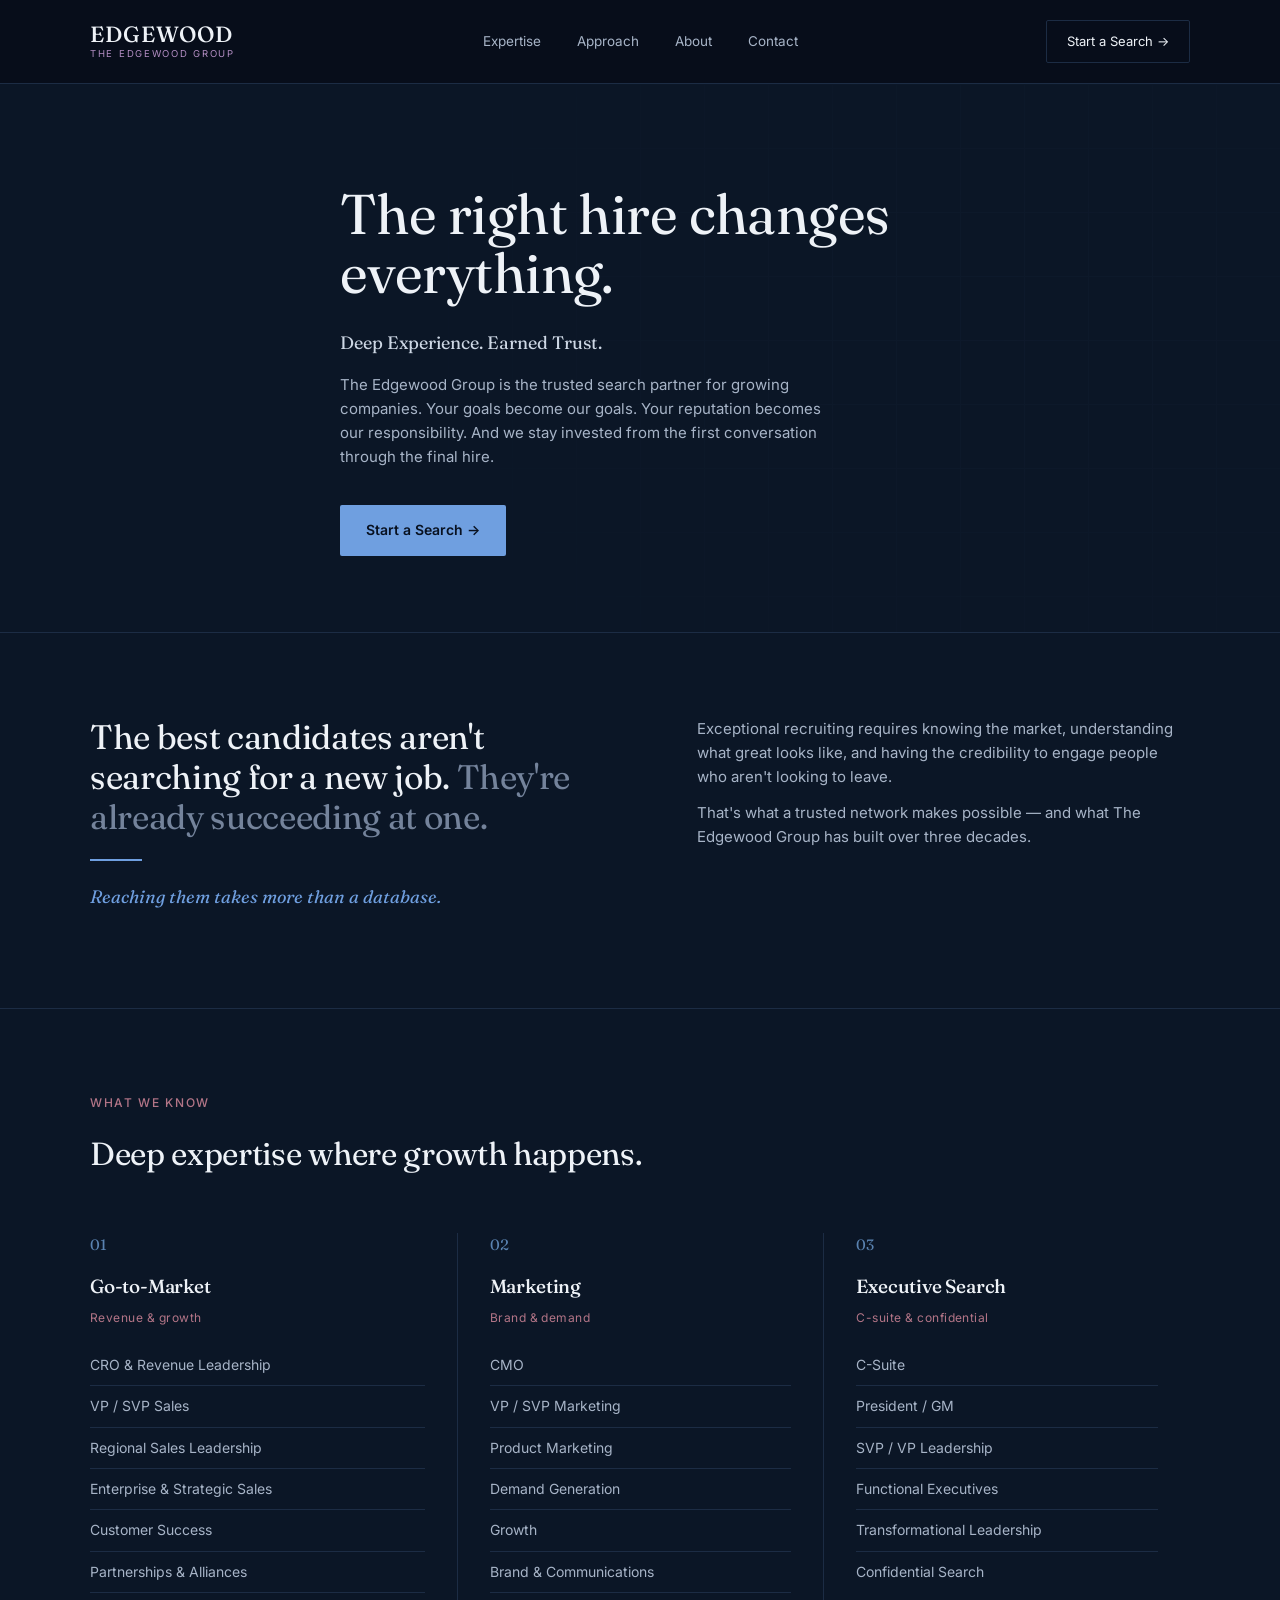
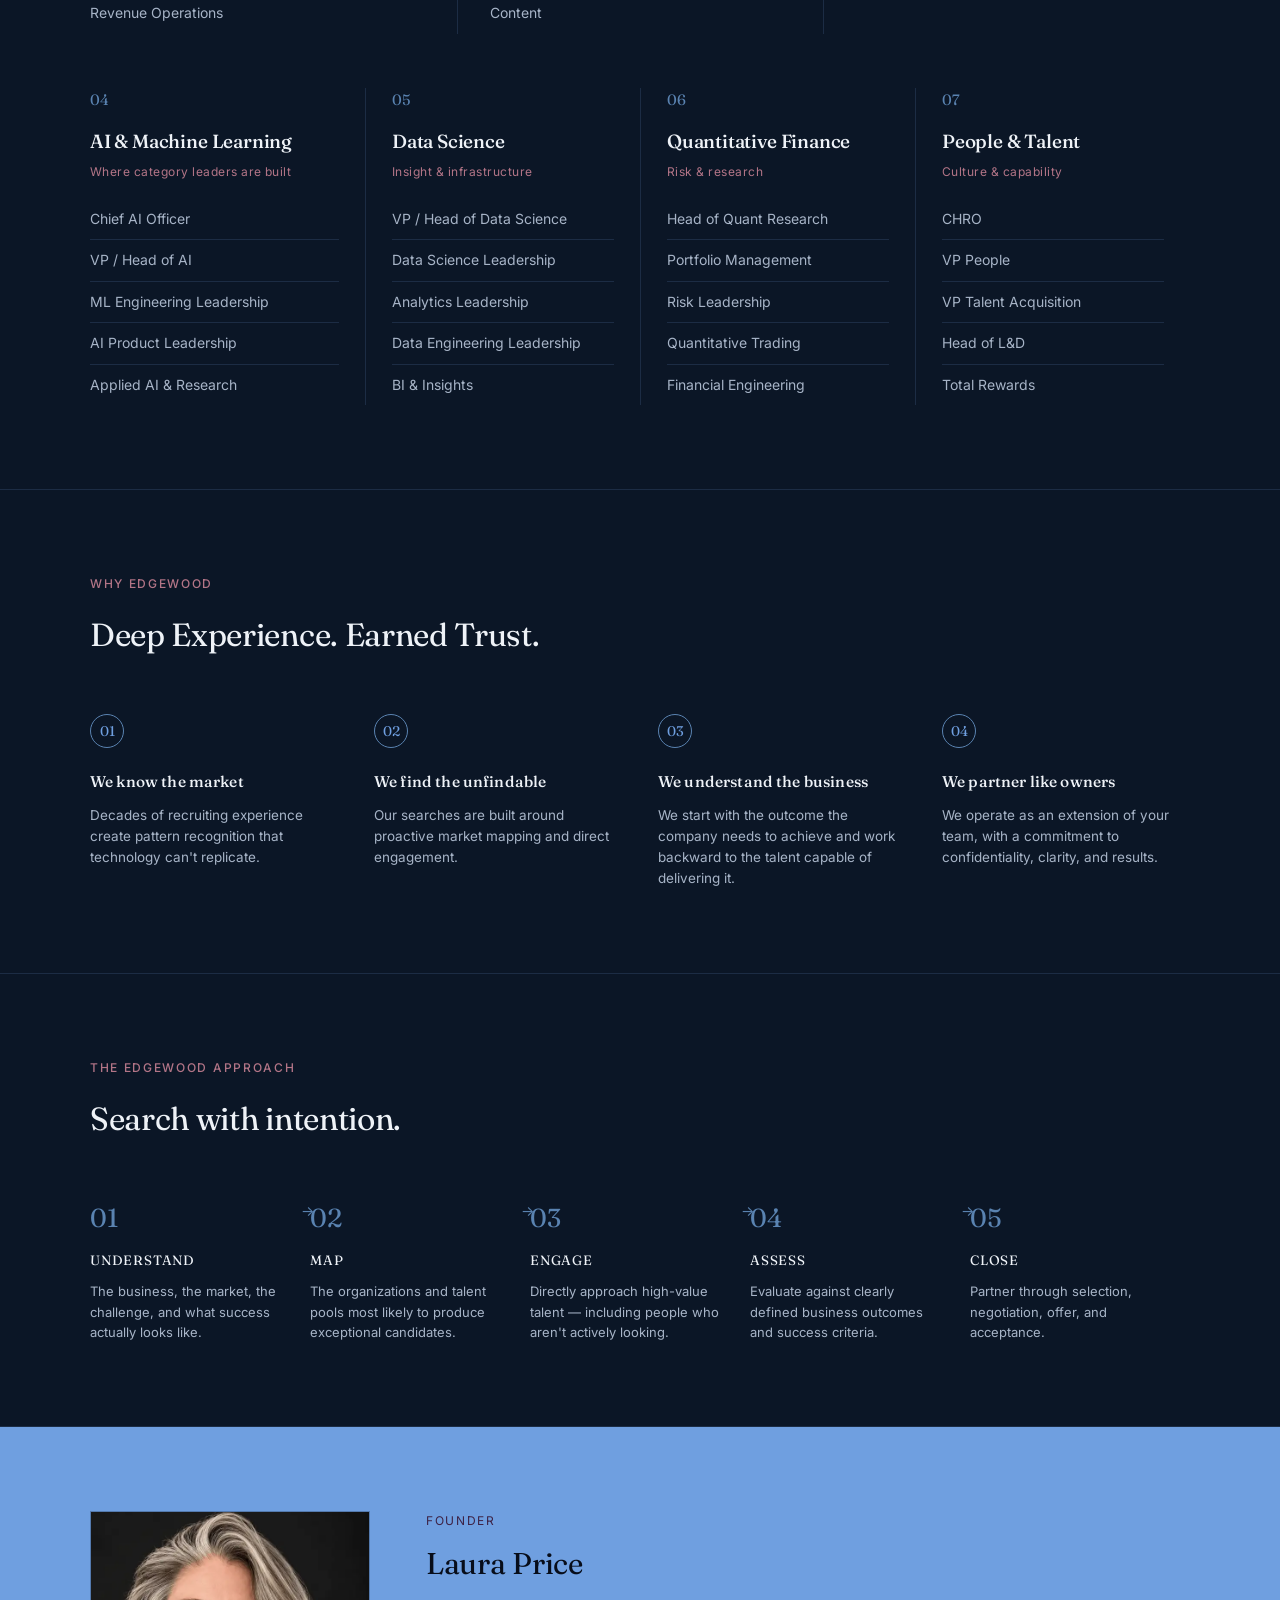
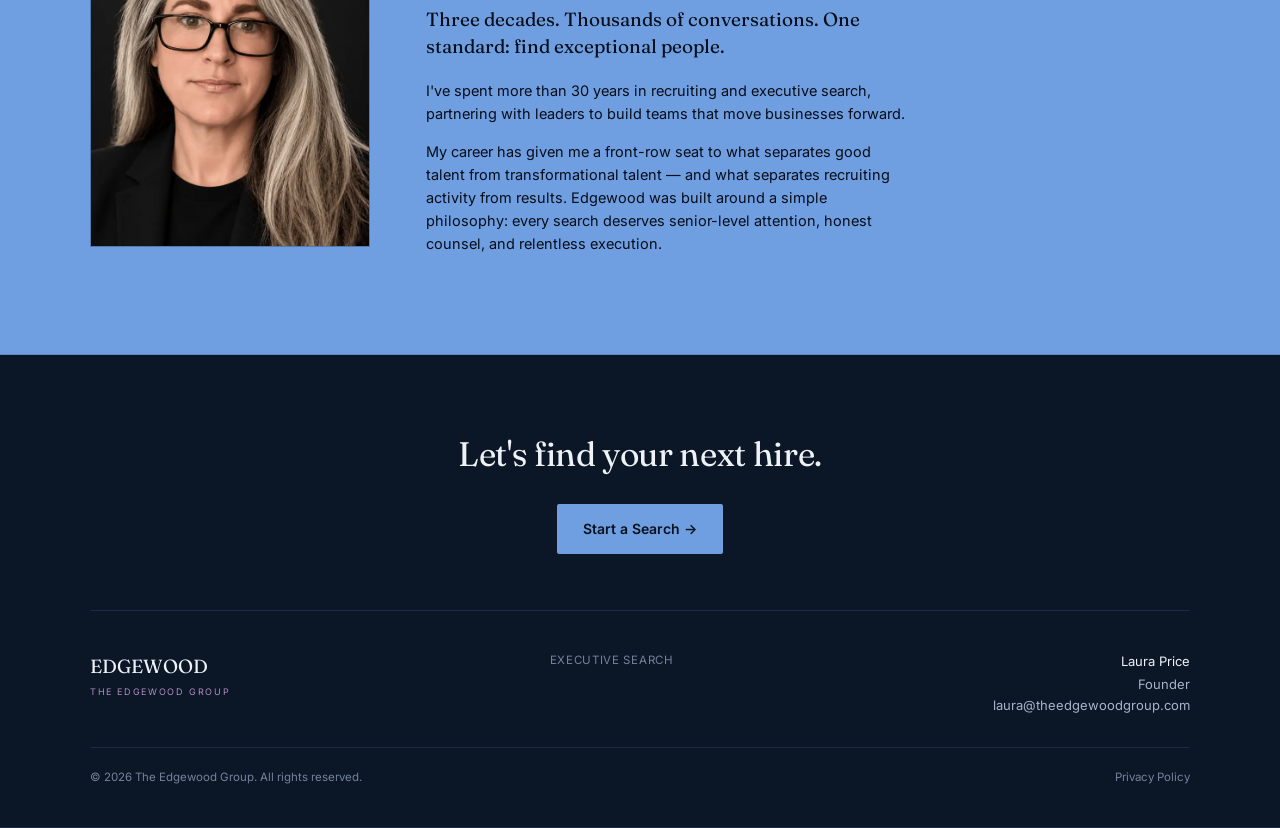
<file: index.html>
<!DOCTYPE html>
<html lang="en">
<head>
<meta charset="UTF-8">
<meta name="viewport" content="width=device-width, initial-scale=1.0">
<title>Executive Search Firm | The Edgewood Group</title>
<meta name="description" content="The Edgewood Group is a trusted executive search firm placing C-suite, sales, marketing, AI, and data leadership talent. Deep experience. Earned trust.">
<link rel="canonical" href="https://www.theedgewoodgroup.com/">

<!-- Open Graph / Facebook -->
<meta property="og:type" content="website">
<meta property="og:url" content="https://www.theedgewoodgroup.com/">
<meta property="og:site_name" content="The Edgewood Group">
<meta property="og:title" content="Executive Search Firm | The Edgewood Group">
<meta property="og:description" content="The Edgewood Group is a trusted executive search firm placing C-suite, sales, marketing, AI, and data leadership talent. Deep experience. Earned trust.">
<meta property="og:image" content="https://www.theedgewoodgroup.com/edgewood-social-share.webp">
<meta property="og:image:width" content="1200">
<meta property="og:image:height" content="630">
<meta property="og:locale" content="en_US">

<!-- Twitter -->
<meta name="twitter:card" content="summary_large_image">
<meta name="twitter:title" content="Executive Search Firm | The Edgewood Group">
<meta name="twitter:description" content="The Edgewood Group is a trusted executive search firm placing C-suite, sales, marketing, AI, and data leadership talent. Deep experience. Earned trust.">
<meta name="twitter:image" content="https://www.theedgewoodgroup.com/edgewood-social-share.webp">

<!-- Favicon -->
<link rel="icon" type="image/png" href="favicon.png">
<link rel="icon" type="image/svg+xml" href="favicon-light.svg" media="(prefers-color-scheme: light)">
<link rel="icon" type="image/svg+xml" href="favicon-dark.svg" media="(prefers-color-scheme: dark)">

<!-- Google tag (gtag.js) -->
<script async src="https://www.googletagmanager.com/gtag/js?id=G-GH4WGNGPZY"></script>
<script>
  window.dataLayer = window.dataLayer || [];
  function gtag(){dataLayer.push(arguments);}
  gtag('js', new Date());

  gtag('config', 'G-GH4WGNGPZY');
</script>
<link rel="preconnect" href="https://fonts.googleapis.com">
<link rel="preconnect" href="https://fonts.gstatic.com" crossorigin>
<link href="https://fonts.googleapis.com/css2?family=Fraunces:ital,opsz,wght@0,9..144,300;0,9..144,400;0,9..144,500;1,9..144,400&family=Instrument+Serif:ital@0&family=Inter:wght@400;500;600&display=swap" rel="stylesheet">
<link rel="stylesheet" href="style.css">
</head>
<body>

<header>
  <div class="wrap">
    <nav>
      <a href="./" class="brand">
        <span class="brand-name">EDGEWOOD</span>
        <span class="brand-sub">THE EDGEWOOD GROUP</span>
      </a>
      <div class="nav-links nav-mobile-hide">
        <a href="#expertise">Expertise</a>
        <a href="#approach">Approach</a>
        <a href="#founder">About</a>
        <a href="#contact">Contact</a>
      </div>
      <a href="mailto:laura@theedgewoodgroup.com" target="_blank" rel="noopener noreferrer" class="nav-cta">Start a Search →</a>
    </nav>
  </div>
</header>

<section class="hero">
  <div class="hero-grid"></div>
  <div class="wrap hero-inner">
    <h1>The right hire changes everything.</h1>
    <p class="hero-lede tagline">Deep Experience. Earned Trust.</p>
    <p class="hero-sub">The Edgewood Group is the trusted search partner for growing companies. Your goals become our goals. Your reputation becomes our responsibility. And we stay invested from the first conversation through the final hire.</p>
    <a href="mailto:laura@theedgewoodgroup.com" target="_blank" rel="noopener noreferrer" class="btn-primary">Start a Search →</a>
  </div>
</section>

<section>
  <div class="wrap contrast">
    <div>
      <h2>The best candidates aren't searching for a new job. <span class="dim">They're already succeeding at one.</span></h2>
      <div class="rule"></div>
      <p class="kicker">Reaching them takes more than a database.</p>
    </div>
    <div>
      <p>Exceptional recruiting requires knowing the market, understanding what great looks like, and having the credibility to engage people who aren't looking to leave.</p>
      <p>That's what a trusted network makes possible — and what The Edgewood Group has built over three decades.</p>
    </div>
  </div>
</section>

<section id="expertise">
  <div class="wrap">
    <div class="section-label">WHAT WE KNOW</div>
    <h2 class="section-head">Deep expertise where growth happens.</h2>
    <div class="expertise-grid">
      <div class="expertise-col">
        <div class="expertise-num">01</div>
        <h3>Go-to-Market</h3>
        <div class="expertise-tag">Revenue &amp; growth</div>
        <ul>
          <li>CRO &amp; Revenue Leadership</li>
          <li>VP / SVP Sales</li>
          <li>Regional Sales Leadership</li>
          <li>Enterprise &amp; Strategic Sales</li>
          <li>Customer Success</li>
          <li>Partnerships &amp; Alliances</li>
          <li>Revenue Operations</li>
        </ul>
      </div>
      <div class="expertise-col">
        <div class="expertise-num">02</div>
        <h3>Marketing</h3>
        <div class="expertise-tag">Brand &amp; demand</div>
        <ul>
          <li>CMO</li>
          <li>VP / SVP Marketing</li>
          <li>Product Marketing</li>
          <li>Demand Generation</li>
          <li>Growth</li>
          <li>Brand &amp; Communications</li>
          <li>Content</li>
        </ul>
      </div>
      <div class="expertise-col">
        <div class="expertise-num">03</div>
        <h3>Executive Search</h3>
        <div class="expertise-tag">C-suite &amp; confidential</div>
        <ul>
          <li>C-Suite</li>
          <li>President / GM</li>
          <li>SVP / VP Leadership</li>
          <li>Functional Executives</li>
          <li>Transformational Leadership</li>
          <li>Confidential Search</li>
        </ul>
      </div>
    </div>
    <div class="expertise-grid-2">
      <div class="expertise-col">
        <div class="expertise-num">04</div>
        <h3>AI &amp; Machine Learning</h3>
        <div class="expertise-tag">Where category leaders are built</div>
        <ul>
          <li>Chief AI Officer</li>
          <li>VP / Head of AI</li>
          <li>ML Engineering Leadership</li>
          <li>AI Product Leadership</li>
          <li>Applied AI &amp; Research</li>
        </ul>
      </div>
      <div class="expertise-col">
        <div class="expertise-num">05</div>
        <h3>Data Science</h3>
        <div class="expertise-tag">Insight &amp; infrastructure</div>
        <ul>
          <li>VP / Head of Data Science</li>
          <li>Data Science Leadership</li>
          <li>Analytics Leadership</li>
          <li>Data Engineering Leadership</li>
          <li>BI &amp; Insights</li>
        </ul>
      </div>
      <div class="expertise-col">
        <div class="expertise-num">06</div>
        <h3>Quantitative Finance</h3>
        <div class="expertise-tag">Risk &amp; research</div>
        <ul>
          <li>Head of Quant Research</li>
          <li>Portfolio Management</li>
          <li>Risk Leadership</li>
          <li>Quantitative Trading</li>
          <li>Financial Engineering</li>
        </ul>
      </div>
      <div class="expertise-col">
        <div class="expertise-num">07</div>
        <h3>People &amp; Talent</h3>
        <div class="expertise-tag">Culture &amp; capability</div>
        <ul>
          <li>CHRO</li>
          <li>VP People</li>
          <li>VP Talent Acquisition</li>
          <li>Head of L&amp;D</li>
          <li>Total Rewards</li>
        </ul>
      </div>
    </div>
  </div>
</section>

<section>
  <div class="wrap">
    <div class="section-label">WHY EDGEWOOD</div>
    <h2 class="section-head tagline">Deep Experience. Earned Trust.</h2>
    <div class="why-grid">
      <div class="why-item">
        <div class="mark">01</div>
        <h3>We know the market</h3>
        <p>Decades of recruiting experience create pattern recognition that technology can't replicate.</p>
      </div>
      <div class="why-item">
        <div class="mark">02</div>
        <h3>We find the unfindable</h3>
        <p>Our searches are built around proactive market mapping and direct engagement.</p>
      </div>
      <div class="why-item">
        <div class="mark">03</div>
        <h3>We understand the business</h3>
        <p>We start with the outcome the company needs to achieve and work backward to the talent capable of delivering it.</p>
      </div>
      <div class="why-item">
        <div class="mark">04</div>
        <h3>We partner like owners</h3>
        <p>We operate as an extension of your team, with a commitment to confidentiality, clarity, and results.</p>
      </div>
    </div>
  </div>
</section>

<section id="approach">
  <div class="wrap">
    <div class="section-label">THE EDGEWOOD APPROACH</div>
    <h2 class="section-head">Search with intention.</h2>
    <div class="approach-row">
      <div class="approach-step">
        <div class="approach-num">01</div>
        <h3>UNDERSTAND</h3>
        <p>The business, the market, the challenge, and what success actually looks like.</p>
      </div>
      <div class="approach-step">
        <div class="approach-num">02</div>
        <h3>MAP</h3>
        <p>The organizations and talent pools most likely to produce exceptional candidates.</p>
      </div>
      <div class="approach-step">
        <div class="approach-num">03</div>
        <h3>ENGAGE</h3>
        <p>Directly approach high-value talent — including people who aren't actively looking.</p>
      </div>
      <div class="approach-step">
        <div class="approach-num">04</div>
        <h3>ASSESS</h3>
        <p>Evaluate against clearly defined business outcomes and success criteria.</p>
      </div>
      <div class="approach-step">
        <div class="approach-num">05</div>
        <h3>CLOSE</h3>
        <p>Partner through selection, negotiation, offer, and acceptance.</p>
      </div>
    </div>
  </div>
</section>

<section class="founder" id="founder">
  <div class="wrap founder-grid">
    <div class="founder-photo"><img src="laura-price-the-edgewood-group.webp" alt="Laura Price, Founder of The Edgewood Group" loading="lazy" width="646" height="858" decoding="async"></div>
    <div>
      <div class="founder-eyebrow">FOUNDER</div>
      <h2 class="founder-name">Laura Price</h2>
      <p class="founder-quote">Three decades. Thousands of conversations. One standard: find exceptional people.</p>
      <p class="body">I've spent more than 30 years in recruiting and executive search, partnering with leaders to build teams that move businesses forward.</p>
      <p class="body">My career has given me a front-row seat to what separates good talent from transformational talent — and what separates recruiting activity from results. Edgewood was built around a simple philosophy: every search deserves senior-level attention, honest counsel, and relentless execution.</p>
    </div>
  </div>
</section>

<section class="cta-section" id="contact">
  <div class="wrap">
    <div class="cta-grid">
      <h2>Let's find your next hire.</h2>
      <a href="mailto:laura@theedgewoodgroup.com" class="btn-primary" target="_blank" rel="noopener noreferrer">Start a Search →</a>
    </div>
  </div>
  <footer>
    <div class="wrap">
      <div class="footer-grid">
        <div class="footer-brand"><a href="./">EDGEWOOD<span class="sub">THE EDGEWOOD GROUP</span></a></div>
        <div class="footer-mid">
          <span>EXECUTIVE SEARCH</span>
        </div>
        <div class="footer-contact">
          <div class="who">Laura Price</div>
          <div>Founder</div>
          <div>laura@theedgewoodgroup.com</div>
        </div>
      </div>
      <div class="footer-bottom">
        <span>© <span id="current-year"></span> The Edgewood Group. All rights reserved.</span>
        <a href="privacy-policy/">Privacy Policy</a>
      </div>
    </div>
  </footer>
</section>

<script>
  document.getElementById('current-year').textContent = new Date().getFullYear();
</script>
</body>
</html>
</file>
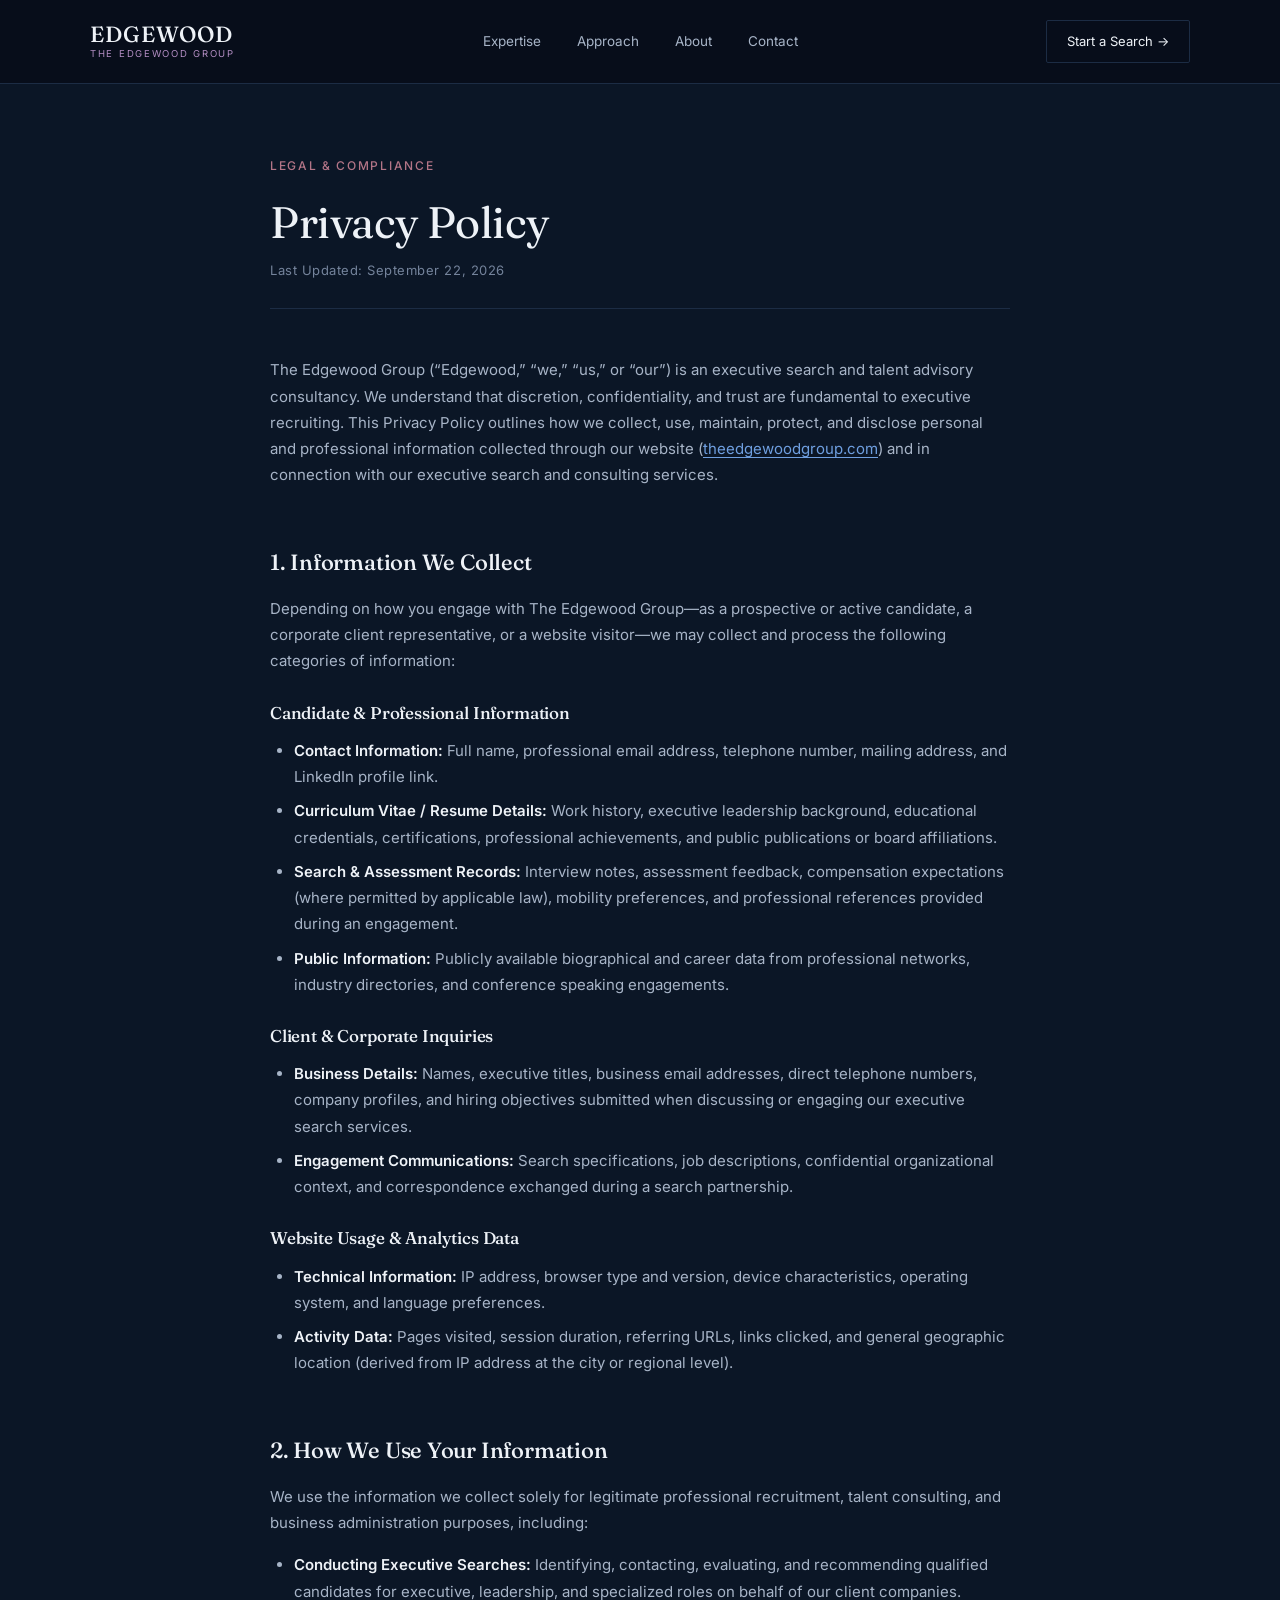
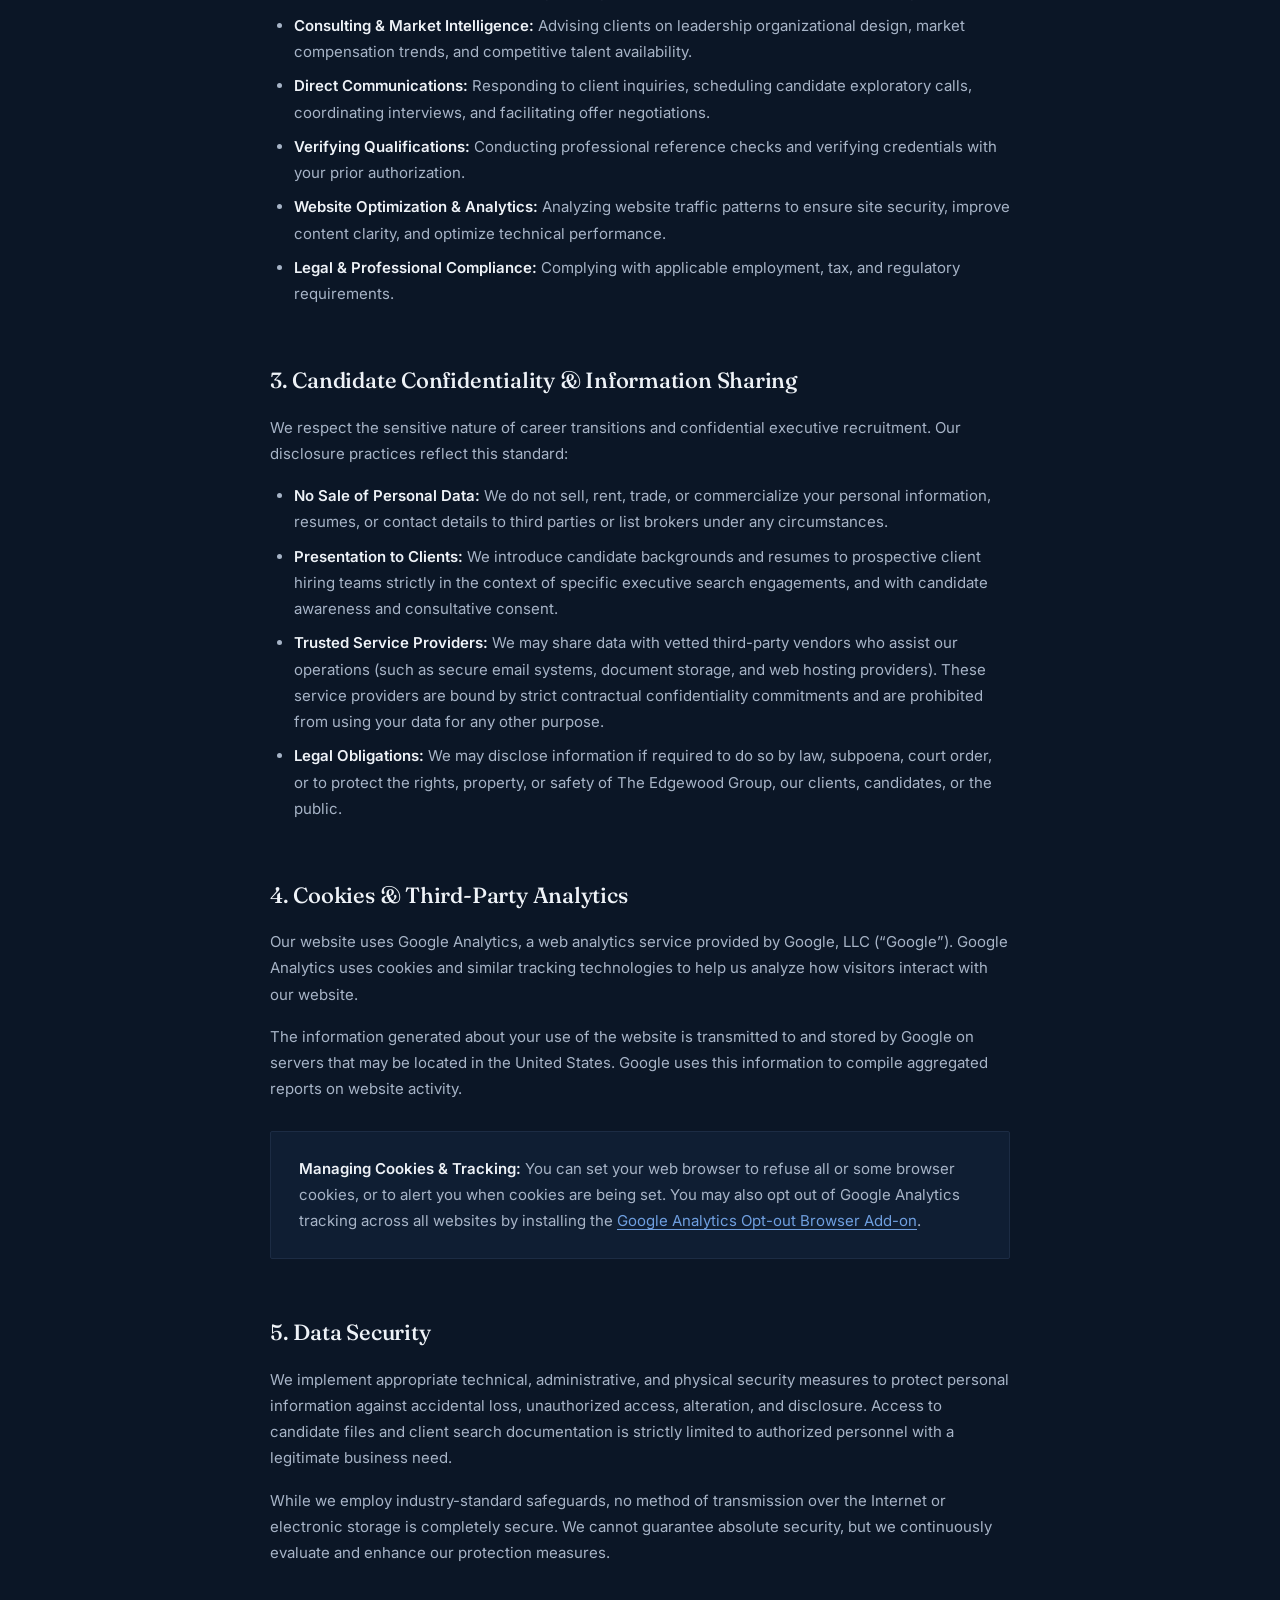
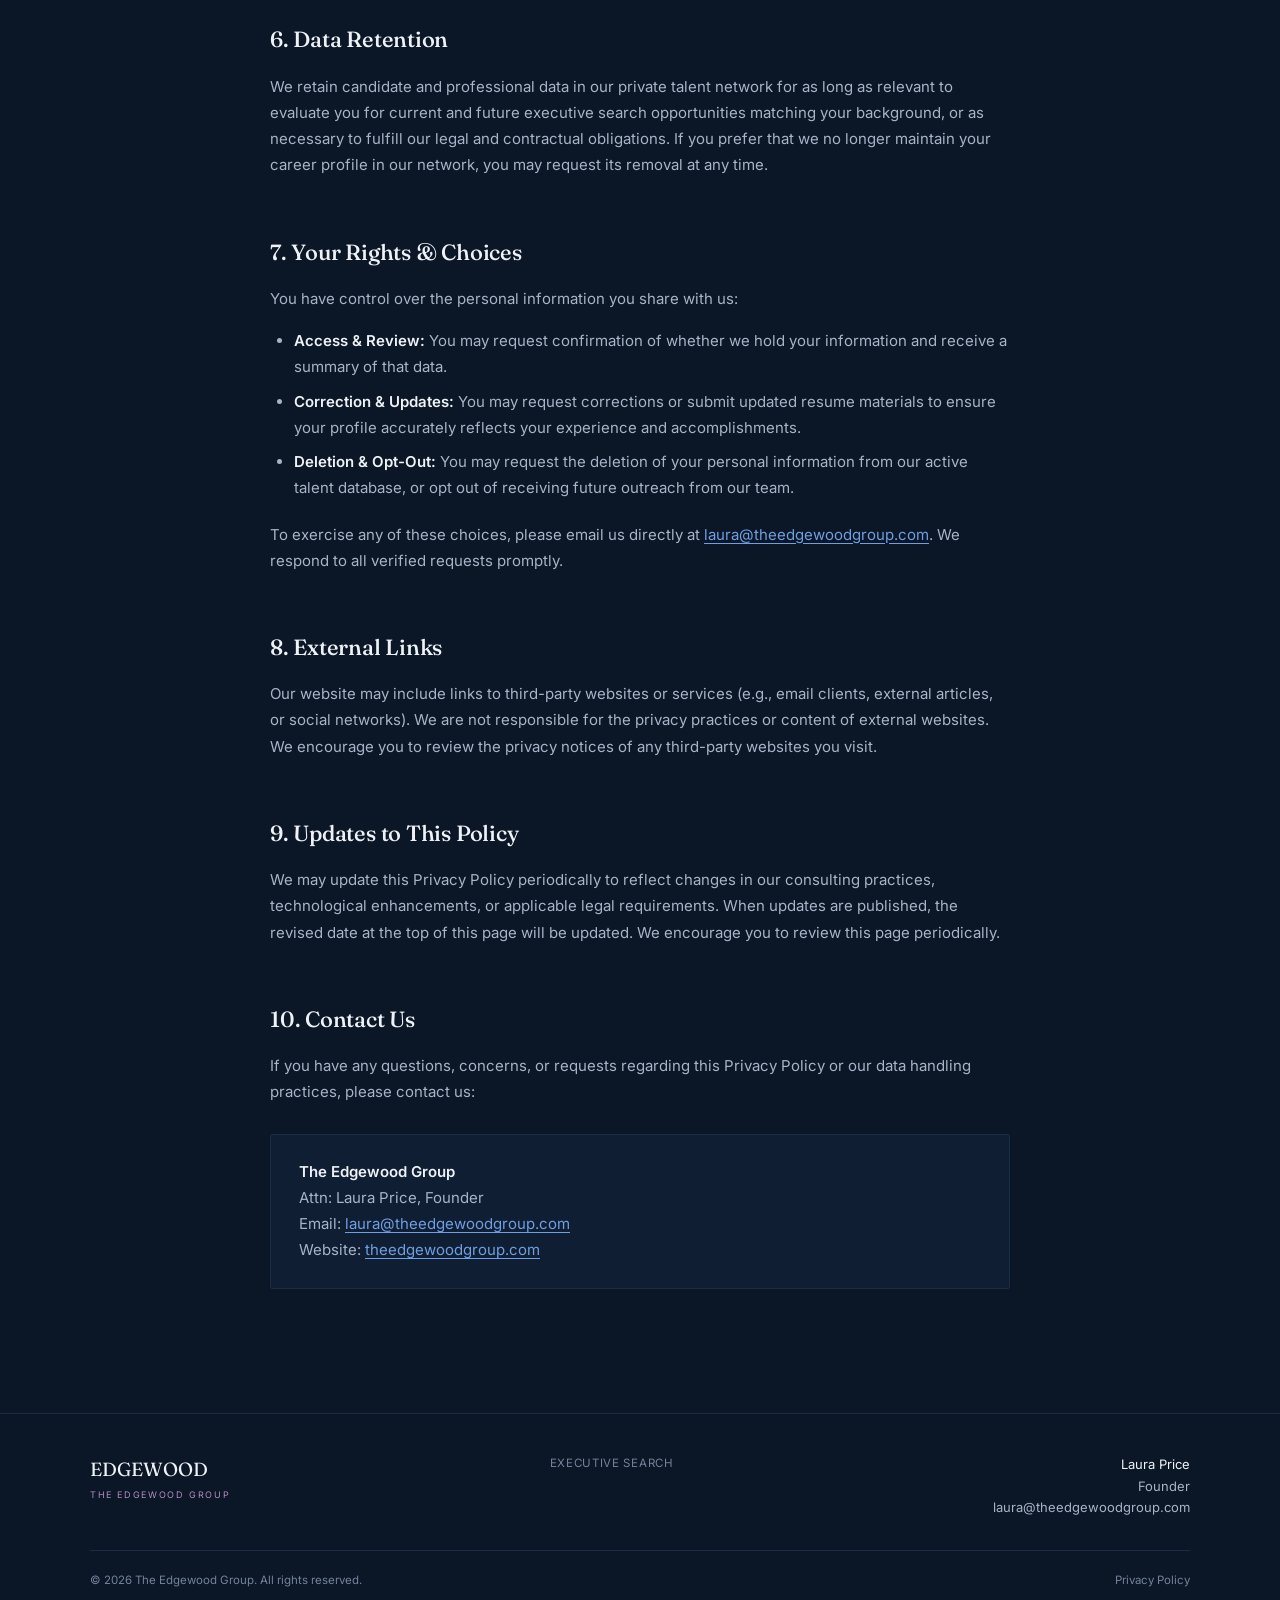
<file: privacy-policy/index.html>
<!DOCTYPE html>
<html lang="en">
<head>
<meta charset="UTF-8">
<meta name="viewport" content="width=device-width, initial-scale=1.0">
<title>Privacy Policy | The Edgewood Group</title>
<meta name="description" content="Read The Edgewood Group's privacy policy to learn how we collect, use, and protect candidate and client information in our executive search practice.">
<link rel="canonical" href="https://www.theedgewoodgroup.com/privacy-policy/">

<!-- Open Graph / Facebook -->
<meta property="og:type" content="website">
<meta property="og:url" content="https://www.theedgewoodgroup.com/privacy-policy/">
<meta property="og:site_name" content="The Edgewood Group">
<meta property="og:title" content="Privacy Policy | The Edgewood Group">
<meta property="og:description" content="Read The Edgewood Group's privacy policy to learn how we collect, use, and protect candidate and client information in our executive search practice.">
<meta property="og:image" content="https://www.theedgewoodgroup.com/edgewood-social-share.webp">
<meta property="og:image:width" content="1200">
<meta property="og:image:height" content="630">
<meta property="og:locale" content="en_US">

<!-- Twitter -->
<meta name="twitter:card" content="summary_large_image">
<meta name="twitter:title" content="Privacy Policy | The Edgewood Group">
<meta name="twitter:description" content="Read The Edgewood Group's privacy policy to learn how we collect, use, and protect candidate and client information in our executive search practice.">
<meta name="twitter:image" content="https://www.theedgewoodgroup.com/edgewood-social-share.webp">

<!-- Favicon -->
<link rel="icon" type="image/png" href="../favicon.png">
<link rel="icon" type="image/svg+xml" href="../favicon-light.svg" media="(prefers-color-scheme: light)">
<link rel="icon" type="image/svg+xml" href="../favicon-dark.svg" media="(prefers-color-scheme: dark)">

<!-- Google tag (gtag.js) -->
<script async src="https://www.googletagmanager.com/gtag/js?id=G-GH4WGNGPZY"></script>
<script>
  window.dataLayer = window.dataLayer || [];
  function gtag(){dataLayer.push(arguments);}
  gtag('js', new Date());

  gtag('config', 'G-GH4WGNGPZY');
</script>
<link rel="preconnect" href="https://fonts.googleapis.com">
<link rel="preconnect" href="https://fonts.gstatic.com" crossorigin>
<link href="https://fonts.googleapis.com/css2?family=Fraunces:ital,opsz,wght@0,9..144,300;0,9..144,400;0,9..144,500;1,9..144,400&family=Instrument+Serif:ital@0&family=Inter:wght@400;500;600&display=swap" rel="stylesheet">
<link rel="stylesheet" href="../style.css">
</head>
<body>

<header>
  <div class="wrap">
    <nav>
      <a href="../" class="brand">
        <span class="brand-name">EDGEWOOD</span>
        <span class="brand-sub">THE EDGEWOOD GROUP</span>
      </a>
      <div class="nav-links nav-mobile-hide">
        <a href="../#expertise">Expertise</a>
        <a href="../#approach">Approach</a>
        <a href="../#founder">About</a>
        <a href="../#contact">Contact</a>
      </div>
      <a href="../#contact" class="nav-cta">Start a Search →</a>
    </nav>
  </div>
</header>

<main class="legal-page">
  <div class="wrap legal-container">
    <div class="legal-header">
      <div class="eyebrow">LEGAL &amp; COMPLIANCE</div>
      <h1>Privacy Policy</h1>
      <div class="legal-meta">Last Updated: September 22, 2026</div>
    </div>

    <div class="legal-content">
      <p>The Edgewood Group (&ldquo;Edgewood,&rdquo; &ldquo;we,&rdquo; &ldquo;us,&rdquo; or &ldquo;our&rdquo;) is an executive search and talent advisory consultancy. We understand that discretion, confidentiality, and trust are fundamental to executive recruiting. This Privacy Policy outlines how we collect, use, maintain, protect, and disclose personal and professional information collected through our website (<a href="../">theedgewoodgroup.com</a>) and in connection with our executive search and consulting services.</p>

      <h2>1. Information We Collect</h2>
      <p>Depending on how you engage with The Edgewood Group&mdash;as a prospective or active candidate, a corporate client representative, or a website visitor&mdash;we may collect and process the following categories of information:</p>

      <h3>Candidate &amp; Professional Information</h3>
      <ul>
        <li><strong>Contact Information:</strong> Full name, professional email address, telephone number, mailing address, and LinkedIn profile link.</li>
        <li><strong>Curriculum Vitae / Resume Details:</strong> Work history, executive leadership background, educational credentials, certifications, professional achievements, and public publications or board affiliations.</li>
        <li><strong>Search &amp; Assessment Records:</strong> Interview notes, assessment feedback, compensation expectations (where permitted by applicable law), mobility preferences, and professional references provided during an engagement.</li>
        <li><strong>Public Information:</strong> Publicly available biographical and career data from professional networks, industry directories, and conference speaking engagements.</li>
      </ul>

      <h3>Client &amp; Corporate Inquiries</h3>
      <ul>
        <li><strong>Business Details:</strong> Names, executive titles, business email addresses, direct telephone numbers, company profiles, and hiring objectives submitted when discussing or engaging our executive search services.</li>
        <li><strong>Engagement Communications:</strong> Search specifications, job descriptions, confidential organizational context, and correspondence exchanged during a search partnership.</li>
      </ul>

      <h3>Website Usage &amp; Analytics Data</h3>
      <ul>
        <li><strong>Technical Information:</strong> IP address, browser type and version, device characteristics, operating system, and language preferences.</li>
        <li><strong>Activity Data:</strong> Pages visited, session duration, referring URLs, links clicked, and general geographic location (derived from IP address at the city or regional level).</li>
      </ul>

      <h2>2. How We Use Your Information</h2>
      <p>We use the information we collect solely for legitimate professional recruitment, talent consulting, and business administration purposes, including:</p>
      <ul>
        <li><strong>Conducting Executive Searches:</strong> Identifying, contacting, evaluating, and recommending qualified candidates for executive, leadership, and specialized roles on behalf of our client companies.</li>
        <li><strong>Consulting &amp; Market Intelligence:</strong> Advising clients on leadership organizational design, market compensation trends, and competitive talent availability.</li>
        <li><strong>Direct Communications:</strong> Responding to client inquiries, scheduling candidate exploratory calls, coordinating interviews, and facilitating offer negotiations.</li>
        <li><strong>Verifying Qualifications:</strong> Conducting professional reference checks and verifying credentials with your prior authorization.</li>
        <li><strong>Website Optimization &amp; Analytics:</strong> Analyzing website traffic patterns to ensure site security, improve content clarity, and optimize technical performance.</li>
        <li><strong>Legal &amp; Professional Compliance:</strong> Complying with applicable employment, tax, and regulatory requirements.</li>
      </ul>

      <h2>3. Candidate Confidentiality &amp; Information Sharing</h2>
      <p>We respect the sensitive nature of career transitions and confidential executive recruitment. Our disclosure practices reflect this standard:</p>
      <ul>
        <li><strong>No Sale of Personal Data:</strong> We do not sell, rent, trade, or commercialize your personal information, resumes, or contact details to third parties or list brokers under any circumstances.</li>
        <li><strong>Presentation to Clients:</strong> We introduce candidate backgrounds and resumes to prospective client hiring teams strictly in the context of specific executive search engagements, and with candidate awareness and consultative consent.</li>
        <li><strong>Trusted Service Providers:</strong> We may share data with vetted third-party vendors who assist our operations (such as secure email systems, document storage, and web hosting providers). These service providers are bound by strict contractual confidentiality commitments and are prohibited from using your data for any other purpose.</li>
        <li><strong>Legal Obligations:</strong> We may disclose information if required to do so by law, subpoena, court order, or to protect the rights, property, or safety of The Edgewood Group, our clients, candidates, or the public.</li>
      </ul>

      <h2>4. Cookies &amp; Third-Party Analytics</h2>
      <p>Our website uses Google Analytics, a web analytics service provided by Google, LLC (&ldquo;Google&rdquo;). Google Analytics uses cookies and similar tracking technologies to help us analyze how visitors interact with our website.</p>
      <p>The information generated about your use of the website is transmitted to and stored by Google on servers that may be located in the United States. Google uses this information to compile aggregated reports on website activity.</p>
      <div class="legal-card">
        <p><strong>Managing Cookies &amp; Tracking:</strong> You can set your web browser to refuse all or some browser cookies, or to alert you when cookies are being set. You may also opt out of Google Analytics tracking across all websites by installing the <a href="https://tools.google.com/dlpage/gaoptout" target="_blank" rel="noopener noreferrer">Google Analytics Opt-out Browser Add-on</a>.</p>
      </div>

      <h2>5. Data Security</h2>
      <p>We implement appropriate technical, administrative, and physical security measures to protect personal information against accidental loss, unauthorized access, alteration, and disclosure. Access to candidate files and client search documentation is strictly limited to authorized personnel with a legitimate business need.</p>
      <p>While we employ industry-standard safeguards, no method of transmission over the Internet or electronic storage is completely secure. We cannot guarantee absolute security, but we continuously evaluate and enhance our protection measures.</p>

      <h2>6. Data Retention</h2>
      <p>We retain candidate and professional data in our private talent network for as long as relevant to evaluate you for current and future executive search opportunities matching your background, or as necessary to fulfill our legal and contractual obligations. If you prefer that we no longer maintain your career profile in our network, you may request its removal at any time.</p>

      <h2>7. Your Rights &amp; Choices</h2>
      <p>You have control over the personal information you share with us:</p>
      <ul>
        <li><strong>Access &amp; Review:</strong> You may request confirmation of whether we hold your information and receive a summary of that data.</li>
        <li><strong>Correction &amp; Updates:</strong> You may request corrections or submit updated resume materials to ensure your profile accurately reflects your experience and accomplishments.</li>
        <li><strong>Deletion &amp; Opt-Out:</strong> You may request the deletion of your personal information from our active talent database, or opt out of receiving future outreach from our team.</li>
      </ul>
      <p>To exercise any of these choices, please email us directly at <a href="mailto:laura@theedgewoodgroup.com">laura@theedgewoodgroup.com</a>. We respond to all verified requests promptly.</p>

      <h2>8. External Links</h2>
      <p>Our website may include links to third-party websites or services (e.g., email clients, external articles, or social networks). We are not responsible for the privacy practices or content of external websites. We encourage you to review the privacy notices of any third-party websites you visit.</p>

      <h2>9. Updates to This Policy</h2>
      <p>We may update this Privacy Policy periodically to reflect changes in our consulting practices, technological enhancements, or applicable legal requirements. When updates are published, the revised date at the top of this page will be updated. We encourage you to review this page periodically.</p>

      <h2>10. Contact Us</h2>
      <p>If you have any questions, concerns, or requests regarding this Privacy Policy or our data handling practices, please contact us:</p>
      <div class="legal-card">
        <p><strong>The Edgewood Group</strong><br>
        Attn: Laura Price, Founder<br>
        Email: <a href="mailto:laura@theedgewoodgroup.com">laura@theedgewoodgroup.com</a><br>
        Website: <a href="../">theedgewoodgroup.com</a></p>
      </div>
    </div>
  </div>
</main>

<footer>
  <div class="wrap">
    <div class="footer-grid">
      <div class="footer-brand"><a href="../">EDGEWOOD<span class="sub">THE EDGEWOOD GROUP</span></a></div>
      <div class="footer-mid">
        <span>EXECUTIVE SEARCH</span>
      </div>
      <div class="footer-contact">
        <div class="who">Laura Price</div>
        <div>Founder</div>
        <div>laura@theedgewoodgroup.com</div>
      </div>
    </div>
    <div class="footer-bottom">
      <span>© <span id="current-year"></span> The Edgewood Group. All rights reserved.</span>
      <a href="./">Privacy Policy</a>
    </div>
  </div>
</footer>

<script>
  document.getElementById('current-year').textContent = new Date().getFullYear();
</script>
</body>
</html>
</file>
<file: style.css>
:root{
  --navy-deep:#070d1a;
  --navy:#0b1626;
  --navy-panel:#0f1e33;
  --navy-line:#1c2c44;
  --ink:#eef2f7;
  --ink-dim:#a7b4c7;
  --ink-faint:#74839b;
  --signal:#6f9fe0;
  --signal-soft:#5a83b1;
  --eggplant:#3d2245;
  --eggplant-line:#4f3358;
  --eggplant-light:#b28dc2;
  --rosewood:#b37587;
}
*{box-sizing:border-box;margin:0;padding:0;}
html{scroll-behavior:smooth;}
body{
  background:var(--navy);
  color:var(--ink);
  font-family:'Inter',sans-serif;
  font-size:16px;
  line-height:1.6;
  -webkit-font-smoothing:antialiased;
}
h1,h2,h3,.serif{
  font-family:'Fraunces',serif;
  font-weight:400;
  letter-spacing:-0.01em;
}
a{color:inherit;text-decoration:none;}
.tagline{font-family:'Fraunces',serif;font-style:normal;font-weight:400;}
.wrap{max-width:1180px;margin:0 auto;padding:0 40px;}
@media(max-width:720px){.wrap{padding:0 22px;}}

/* ---------- NAV ---------- */
header{
  position:sticky;top:0;z-index:50;
  background:rgba(7,13,26,0.88);
  backdrop-filter:blur(10px);
  border-bottom:1px solid var(--navy-line);
}
nav{display:flex;align-items:center;justify-content:space-between;padding:20px 0;}
.brand{display:flex;flex-direction:column;line-height:1.05;}
.brand-name{font-family:'Fraunces',serif;font-size:22px;letter-spacing:0.04em;font-weight:500;}
.brand-sub{font-size:9.5px;letter-spacing:0.18em;color:var(--eggplant-light);margin-top:3px;}
.nav-links{display:flex;gap:36px;font-size:13.5px;color:var(--ink-dim);}
.nav-links a:hover{color:var(--ink);}
.nav-cta{
  border:1px solid var(--navy-line);
  padding:10px 20px;border-radius:2px;
  font-size:13px;color:var(--ink);
  display:flex;align-items:center;gap:8px;
  white-space:nowrap;
}
.nav-cta:hover{border-color:var(--signal);color:var(--signal);}
.nav-mobile-hide{display:flex;}
@media(max-width:860px){.nav-mobile-hide{display:none;}}

/* ---------- HERO ---------- */
.hero{
  position:relative;overflow:hidden;
  padding:100px 0 76px;
  border-bottom:1px solid var(--navy-line);
}
.hero-grid{
  position:absolute;inset:0;
  background-image:
    linear-gradient(var(--navy-line) 1px, transparent 1px),
    linear-gradient(90deg, var(--navy-line) 1px, transparent 1px);
  background-size:64px 64px;
  opacity:0.18;
  mask-image:radial-gradient(ellipse 700px 500px at 78% 45%, black, transparent);
}
.hero-inner{position:relative;max-width:680px;}
.eyebrow{
  font-size:12px;letter-spacing:0.14em;color:var(--rosewood);
  margin-bottom:22px;font-weight:500;
}
.hero h1{
  font-size:56px;line-height:1.06;color:var(--ink);
  margin-bottom:26px;
}
.hero h1 em{font-style:italic;color:var(--signal);}
.hero-lede{font-size:18px;color:#cdd7e4;margin-bottom:16px;max-width:520px;}
.hero-sub{font-size:15px;color:var(--ink-dim);margin-bottom:36px;max-width:500px;}
.btn-primary{
  display:inline-flex;align-items:center;gap:10px;
  background:var(--signal);color:#081120;
  padding:14px 26px;border-radius:2px;
  font-size:14px;font-weight:600;
  transition:background 0.15s ease;
}
.btn-primary:hover{background:#84add8;}
.hero-tags{
  display:flex;gap:0;margin-top:56px;
  border-top:1px solid var(--navy-line);
  padding-top:22px;font-size:11.5px;letter-spacing:0.08em;
  color:var(--ink-faint);flex-wrap:wrap;
}
.hero-tags span{padding-right:18px;margin-right:18px;border-right:1px solid var(--navy-line);}
.hero-tags span:last-child{border-right:none;}
@media(max-width:720px){
  .hero{padding:64px 0 48px;}
  .hero h1{font-size:38px;}
}

/* ---------- SECTION BASICS ---------- */
section{padding:84px 0;border-bottom:1px solid var(--navy-line);}
.section-label{font-size:12px;letter-spacing:0.14em;color:var(--rosewood);margin-bottom:16px;font-weight:500;}
.section-head{font-size:32px;color:var(--ink);max-width:640px;}
@media(max-width:720px){section{padding:56px 0;} .section-head{font-size:26px;}}

/* ---------- CONTRAST BLOCK ---------- */
.contrast{display:grid;grid-template-columns:1.1fr 1fr;gap:64px;align-items:start;}
.contrast h2{font-size:34px;color:var(--ink);line-height:1.18;}
.contrast h2 .dim{color:var(--ink-faint);}
.contrast .rule{width:52px;height:2px;background:var(--signal);margin:22px 0;}
.contrast .kicker{font-size:18px;color:var(--signal);font-family:'Fraunces',serif;font-style:italic;}
.contrast p{color:var(--ink-dim);font-size:15px;margin-bottom:12px;}
.contrast .close{color:var(--ink);font-weight:500;margin-top:18px;}
@media(max-width:860px){.contrast{grid-template-columns:1fr;gap:28px;}}

/* ---------- EXPERTISE ---------- */
.expertise-grid{
  margin-top:54px;
  display:grid;grid-template-columns:repeat(3,1fr);gap:0;
}
.expertise-col{padding:0 32px;border-left:1px solid var(--navy-line);}
.expertise-col:first-child{padding-left:0;border-left:none;}
.expertise-num{font-family:'Fraunces',serif;font-size:15px;color:var(--signal-soft);margin-bottom:14px;}
.expertise-col h3{font-size:19px;color:var(--ink);margin-bottom:6px;font-weight:500;}
.expertise-tag{font-size:12px;color:var(--rosewood);letter-spacing:0.04em;margin-bottom:18px;}
.expertise-col ul{list-style:none;}
.expertise-col li{
  font-size:14px;color:var(--ink-dim);padding:9px 0;
  border-top:1px solid var(--navy-line);
}
.expertise-col li:first-of-type{border-top:none;}
@media(max-width:860px){
  .expertise-grid{grid-template-columns:1fr;gap:36px;}
  .expertise-col{border-left:none;padding-left:0;border-top:1px solid var(--navy-line);padding-top:32px;}
  .expertise-col:first-child{border-top:none;padding-top:0;}
}
.expertise-grid-2{
  margin-top:54px;
  display:grid;grid-template-columns:repeat(4,1fr);gap:0;
}
.expertise-grid-2 .expertise-col{padding:0 26px;}
.expertise-grid-2 .expertise-col:first-child{padding-left:0;}
@media(max-width:860px){
  .expertise-grid-2{grid-template-columns:1fr 1fr;row-gap:36px;}
  .expertise-grid-2 .expertise-col{border-left:none;padding-left:0;}
  .expertise-grid-2 .expertise-col:nth-child(odd){border-left:none;}
}
@media(max-width:560px){
  .expertise-grid-2{grid-template-columns:1fr;}
  .expertise-grid-2 .expertise-col{border-top:1px solid var(--navy-line);padding-top:32px;border-left:none;padding-left:0;}
  .expertise-grid-2 .expertise-col:first-child{border-top:none;padding-top:0;}
}

/* ---------- WHY ---------- */
.why-grid{margin-top:54px;display:grid;grid-template-columns:repeat(4,1fr);gap:36px;}
.why-item .mark{
  width:34px;height:34px;border:1px solid var(--signal-soft);border-radius:50%;
  display:flex;align-items:center;justify-content:center;
  color:var(--signal);font-size:14px;margin-bottom:22px;font-family:'Fraunces',serif;
}
.why-item h3{font-size:15.5px;color:var(--ink);margin-bottom:10px;font-weight:500;letter-spacing:0.01em;}
.why-item p{font-size:13.5px;color:var(--ink-dim);line-height:1.55;}
@media(max-width:860px){.why-grid{grid-template-columns:1fr 1fr;row-gap:36px;}}
@media(max-width:520px){.why-grid{grid-template-columns:1fr;}}

/* ---------- APPROACH ---------- */
.approach-row{margin-top:54px;display:grid;grid-template-columns:repeat(5,1fr);gap:0;}
.approach-step{position:relative;padding-right:22px;}
.approach-step:not(:last-child)::after{
  content:"→";position:absolute;right:-4px;top:2px;color:var(--signal-soft);font-size:14px;
}
.approach-num{font-family:'Fraunces',serif;font-size:26px;color:var(--signal-soft);margin-bottom:10px;}
.approach-step h3{font-size:13.5px;letter-spacing:0.06em;color:var(--ink);margin-bottom:10px;}
.approach-step p{font-size:13px;color:var(--ink-dim);line-height:1.55;padding-right:6px;}
@media(max-width:860px){
  .approach-row{grid-template-columns:1fr 1fr;row-gap:32px;}
  .approach-step::after{display:none;}
}
@media(max-width:520px){.approach-row{grid-template-columns:1fr;}}

/* ---------- FOUNDER ---------- */
.founder{background:var(--signal);border-bottom:1px solid rgba(7,13,26,0.15);}
.founder-grid{display:grid;grid-template-columns:280px 1fr;gap:56px;align-items:start;}
.founder-photo{
  width:100%;aspect-ratio:3/3.6;
  border:1px solid rgba(7,13,26,0.25);
  overflow:hidden;
}
.founder-photo img{
  width:100%;height:100%;object-fit:cover;display:block;
  filter:grayscale(15%);
}
.founder-eyebrow{font-size:12px;letter-spacing:0.14em;color:var(--eggplant);margin-bottom:10px;}
.founder-name{font-size:30px;color:var(--navy-deep);margin-bottom:18px;}
.founder-quote{font-family:'Fraunces',serif;font-style:normal;font-size:19px;color:var(--navy-deep);line-height:1.4;margin-bottom:20px;max-width:480px;}
.founder p.body{font-size:14.5px;color:var(--navy-deep);margin-bottom:14px;max-width:480px;}
@media(max-width:860px){
  .founder-grid{grid-template-columns:1fr;gap:28px;}
  .founder-photo{max-width:220px;aspect-ratio:3/3.6;}
}

/* ---------- CTA / FOOTER ---------- */
.cta-section{padding:80px 0 0;}
.cta-grid{display:flex;flex-direction:column;align-items:center;text-align:center;gap:22px;padding-bottom:56px;border-bottom:1px solid var(--navy-line);}
.cta-grid h2{font-size:34px;color:var(--ink);line-height:1.15;}
.cta-grid .btn-primary{margin-top:8px;}

footer{padding:40px 0;}
.footer-grid{display:flex;justify-content:space-between;align-items:flex-start;flex-wrap:wrap;gap:24px;}
.footer-brand{font-family:'Fraunces',serif;font-size:19px;}
.footer-brand .sub{display:block;font-family:'Inter',sans-serif;font-size:9px;letter-spacing:0.18em;color:var(--eggplant-light);margin-top:4px;}
.footer-mid{display:flex;gap:20px;font-size:11.5px;letter-spacing:0.06em;color:var(--ink-faint);}
.footer-contact{font-size:13px;color:var(--ink-dim);text-align:right;}
.footer-contact .who{color:var(--ink);margin-bottom:2px;}
.footer-bottom{margin-top:32px;padding-top:20px;border-top:1px solid var(--navy-line);display:flex;justify-content:space-between;font-size:11.5px;color:var(--ink-faint);flex-wrap:wrap;gap:8px;}
.footer-bottom a{color:inherit;text-decoration:none;transition:color 0.15s ease;}
.footer-bottom a:hover{color:var(--ink);}

/* ---------- NOT FOUND ---------- */
.not-found-page{min-height:100vh;display:flex;flex-direction:column;}
.not-found-page header,.not-found-page footer{flex:none;}
.not-found{
  position:relative;overflow:hidden;
  display:flex;align-items:center;flex:1;
  min-height:520px;padding:72px 0;
  border-bottom:1px solid var(--navy-line);
}
.not-found-grid{
  position:absolute;inset:0;
  background-image:
    linear-gradient(var(--navy-line) 1px, transparent 1px),
    linear-gradient(90deg, var(--navy-line) 1px, transparent 1px);
  background-size:64px 64px;
  opacity:0.18;
  mask-image:radial-gradient(ellipse 760px 520px at 72% 45%, black, transparent);
}
.not-found-inner{position:relative;width:100%;}
.not-found-code{
  font-family:'Fraunces',serif;font-size:15px;
  color:var(--signal);letter-spacing:0.14em;
  margin-bottom:42px;
}
.not-found .eyebrow{margin-bottom:16px;}
.not-found h1{
  max-width:680px;font-size:52px;line-height:1.08;
  color:var(--ink);margin-bottom:22px;
}
.not-found p{
  max-width:510px;color:var(--ink-dim);
  font-size:15px;margin-bottom:34px;
}
.not-found .btn-primary:focus-visible{
  outline:3px solid var(--ink);outline-offset:4px;
}
@media(max-width:720px){
  .not-found{min-height:430px;padding:56px 0;}
  .not-found-code{margin-bottom:30px;}
  .not-found h1{font-size:38px;}
}

/* ---------- LEGAL / PROSE PAGES ---------- */
.legal-page{
  padding:72px 0 96px;
  border-bottom:1px solid var(--navy-line);
}
.legal-container{
  max-width:820px;
  margin:0 auto;
}
.legal-header{
  margin-bottom:48px;
  padding-bottom:28px;
  border-bottom:1px solid var(--navy-line);
}
.legal-header h1{
  font-size:44px;
  line-height:1.15;
  color:var(--ink);
  margin-bottom:12px;
}
.legal-meta{
  font-size:13px;
  color:var(--ink-faint);
  letter-spacing:0.04em;
}
.legal-content h2{
  font-size:22px;
  color:var(--ink);
  margin:40px 0 16px;
  padding-top:16px;
  font-weight:500;
}
.legal-content h3{
  font-size:17px;
  color:var(--ink);
  margin:24px 0 12px;
  font-weight:500;
}
.legal-content p{
  color:var(--ink-dim);
  font-size:15px;
  line-height:1.75;
  margin-bottom:16px;
}
.legal-content ul,
.legal-content ol{
  color:var(--ink-dim);
  font-size:15px;
  line-height:1.75;
  margin:0 0 20px 24px;
}
.legal-content li{
  margin-bottom:8px;
}
.legal-content strong{
  color:var(--ink);
  font-weight:600;
}
.legal-content a{
  color:var(--signal);
  text-decoration:underline;
  text-underline-offset:3px;
  transition:color 0.15s ease;
}
.legal-content a:hover{
  color:#a7c8f0;
}
.legal-card{
  background:var(--navy-panel);
  border:1px solid var(--navy-line);
  border-radius:2px;
  padding:24px 28px;
  margin:28px 0;
}
.legal-card p:last-child{
  margin-bottom:0;
}
@media(max-width:720px){
  .legal-page{padding:48px 0 64px;}
  .legal-header h1{font-size:32px;}
  .legal-content h2{font-size:20px;margin:32px 0 14px;}
}
</file>
